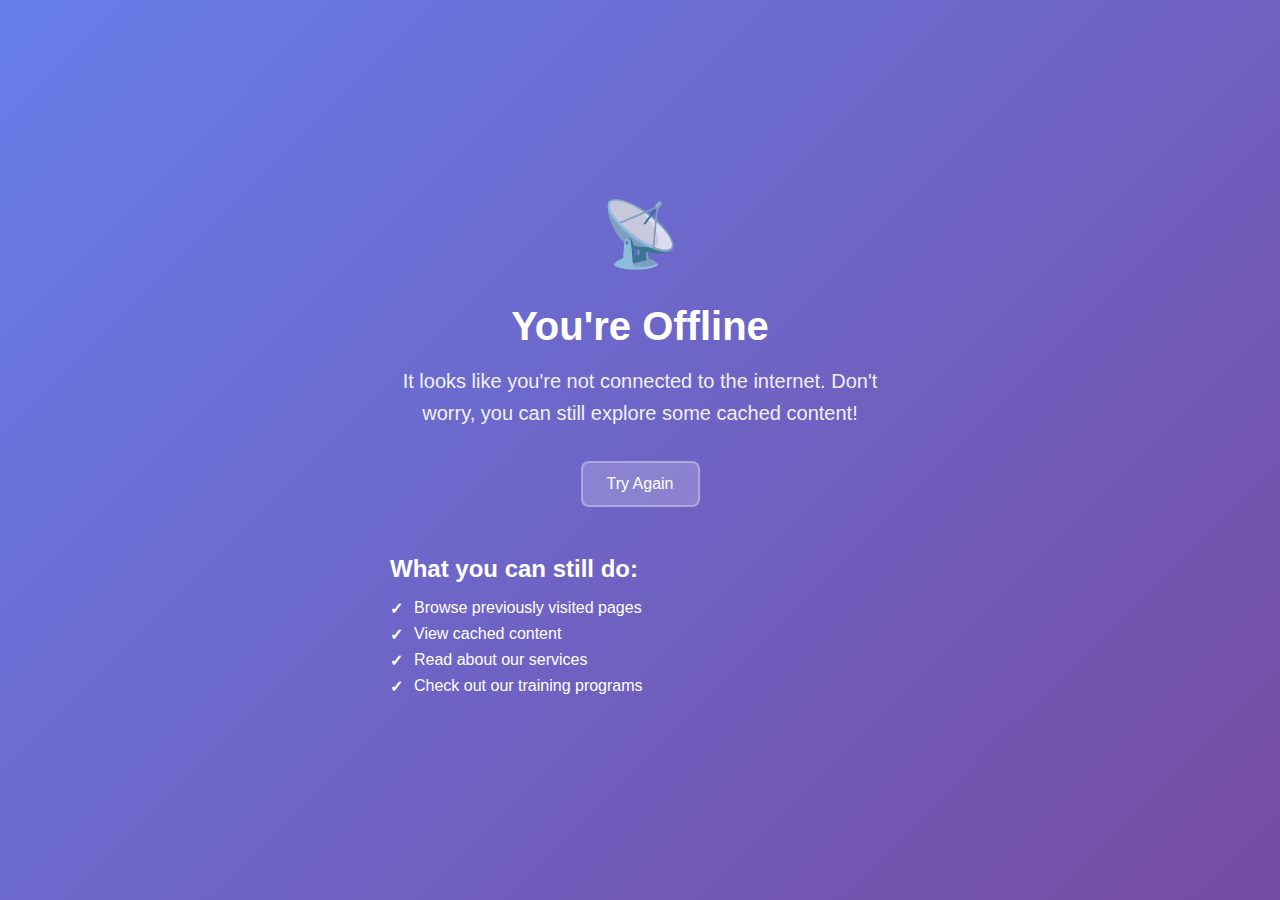
<file: offline.html>
<!DOCTYPE html>
<html lang="en">
<head>
    <meta charset="UTF-8">
    <meta name="viewport" content="width=device-width, initial-scale=1.0">
    <title>Offline - TheGeeksInfo</title>
    <style>
        * {
            margin: 0;
            padding: 0;
            box-sizing: border-box;
        }
        
        body {
            font-family: 'Inter', -apple-system, BlinkMacSystemFont, 'Segoe UI', sans-serif;
            background: linear-gradient(135deg, #667eea 0%, #764ba2 100%);
            color: white;
            height: 100vh;
            display: flex;
            align-items: center;
            justify-content: center;
            text-align: center;
            padding: 20px;
        }
        
        .offline-container {
            max-width: 500px;
        }
        
        .offline-icon {
            font-size: 4rem;
            margin-bottom: 2rem;
            opacity: 0.8;
        }
        
        h1 {
            font-size: 2.5rem;
            margin-bottom: 1rem;
            font-weight: 700;
        }
        
        p {
            font-size: 1.25rem;
            margin-bottom: 2rem;
            opacity: 0.9;
            line-height: 1.6;
        }
        
        .retry-btn {
            background: rgba(255, 255, 255, 0.2);
            color: white;
            border: 2px solid rgba(255, 255, 255, 0.3);
            padding: 12px 24px;
            border-radius: 8px;
            font-size: 1rem;
            font-weight: 500;
            cursor: pointer;
            transition: all 0.3s ease;
            text-decoration: none;
            display: inline-block;
        }
        
        .retry-btn:hover {
            background: rgba(255, 255, 255, 0.3);
            border-color: rgba(255, 255, 255, 0.5);
            transform: translateY(-2px);
        }
        
        .features {
            margin-top: 3rem;
            text-align: left;
        }
        
        .features h3 {
            margin-bottom: 1rem;
            font-size: 1.5rem;
        }
        
        .features ul {
            list-style: none;
        }
        
        .features li {
            margin: 0.5rem 0;
            padding-left: 1.5rem;
            position: relative;
        }
        
        .features li::before {
            content: '✓';
            position: absolute;
            left: 0;
            font-weight: bold;
        }
        
        @media (max-width: 768px) {
            h1 {
                font-size: 2rem;
            }
            
            .offline-icon {
                font-size: 3rem;
            }
            
            .features {
                text-align: center;
            }
        }
    </style>
</head>
<body>
    <div class="offline-container">
        <div class="offline-icon">📡</div>
        <h1>You're Offline</h1>
        <p>It looks like you're not connected to the internet. Don't worry, you can still explore some cached content!</p>
        
        <button class="retry-btn" onclick="window.location.reload()">Try Again</button>
        
        <div class="features">
            <h3>What you can still do:</h3>
            <ul>
                <li>Browse previously visited pages</li>
                <li>View cached content</li>
                <li>Read about our services</li>
                <li>Check out our training programs</li>
            </ul>
        </div>
    </div>

    <script>
        // Check for connection periodically
        function checkConnection() {
            if (navigator.onLine) {
                window.location.reload();
            }
        }

        // Check every 5 seconds
        setInterval(checkConnection, 5000);

        // Listen for online event
        window.addEventListener('online', function() {
            window.location.reload();
        });
    </script>
</body>
</html>
</file>
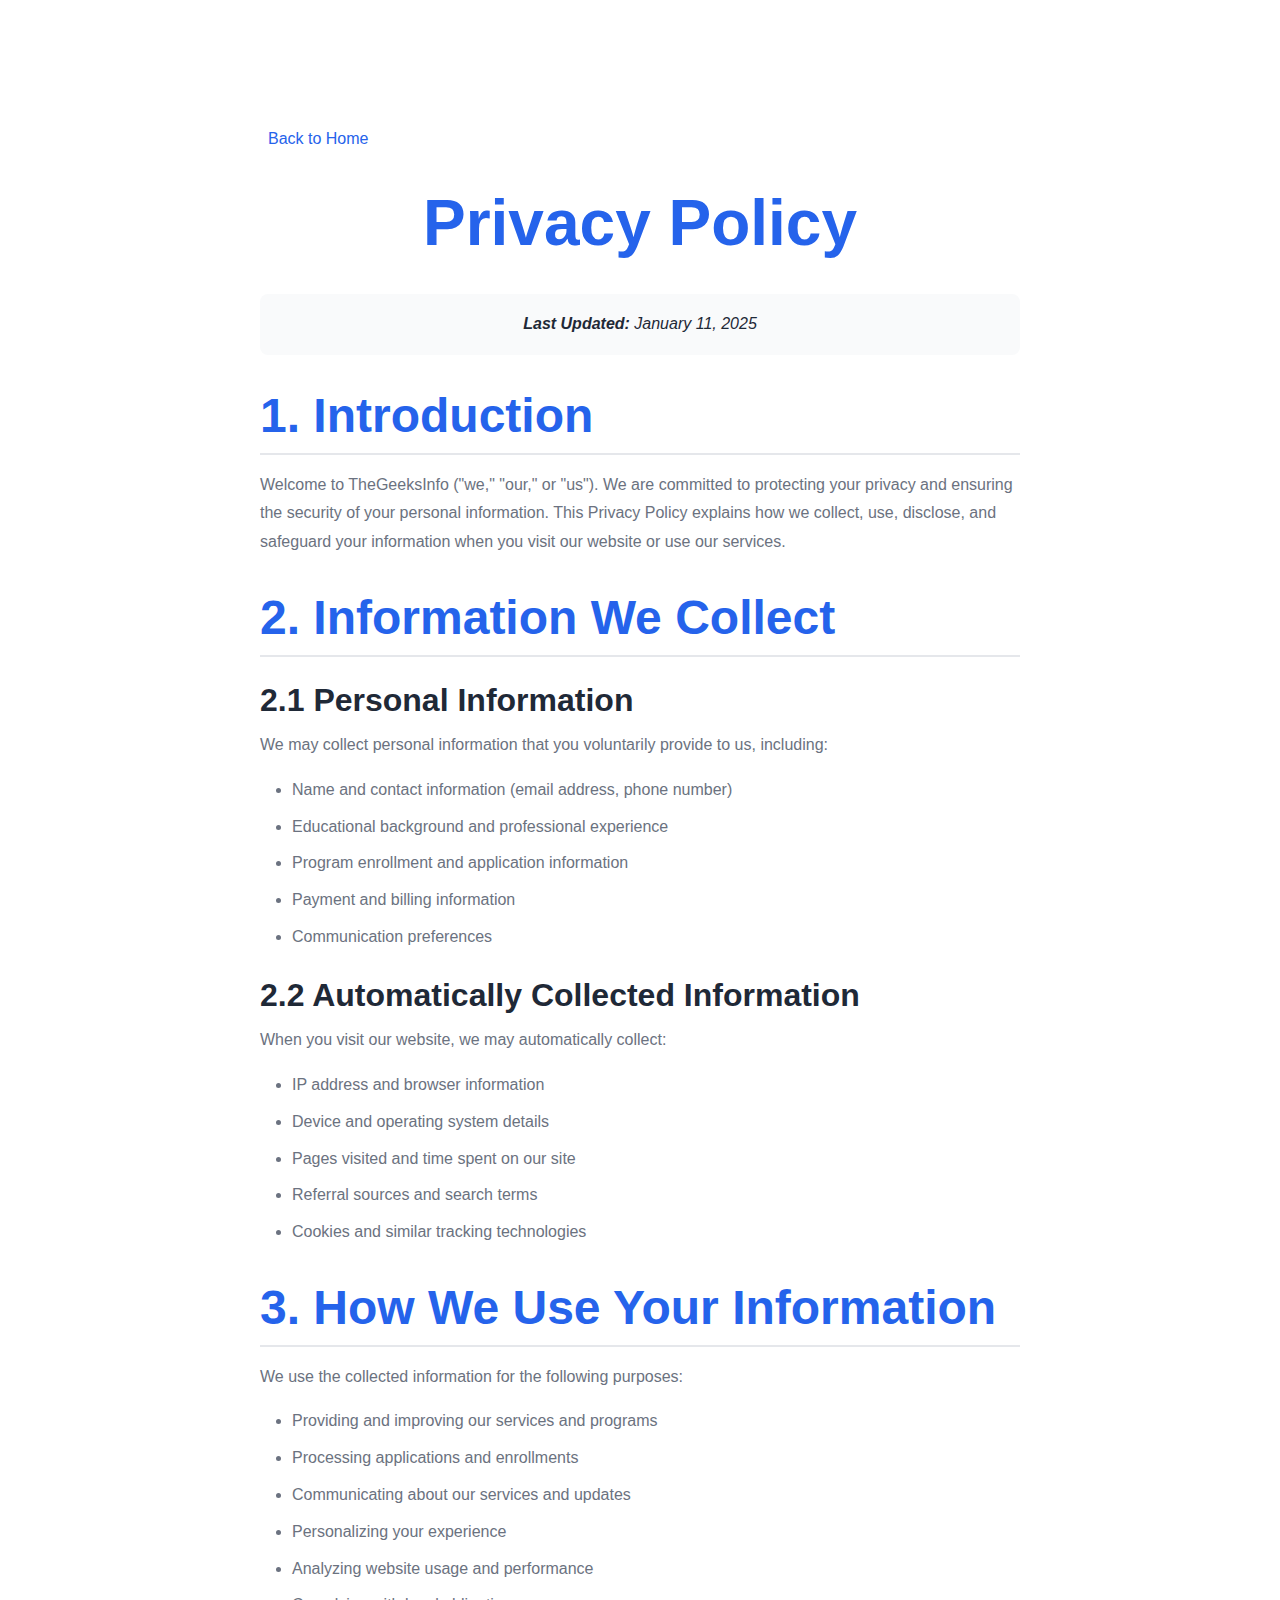
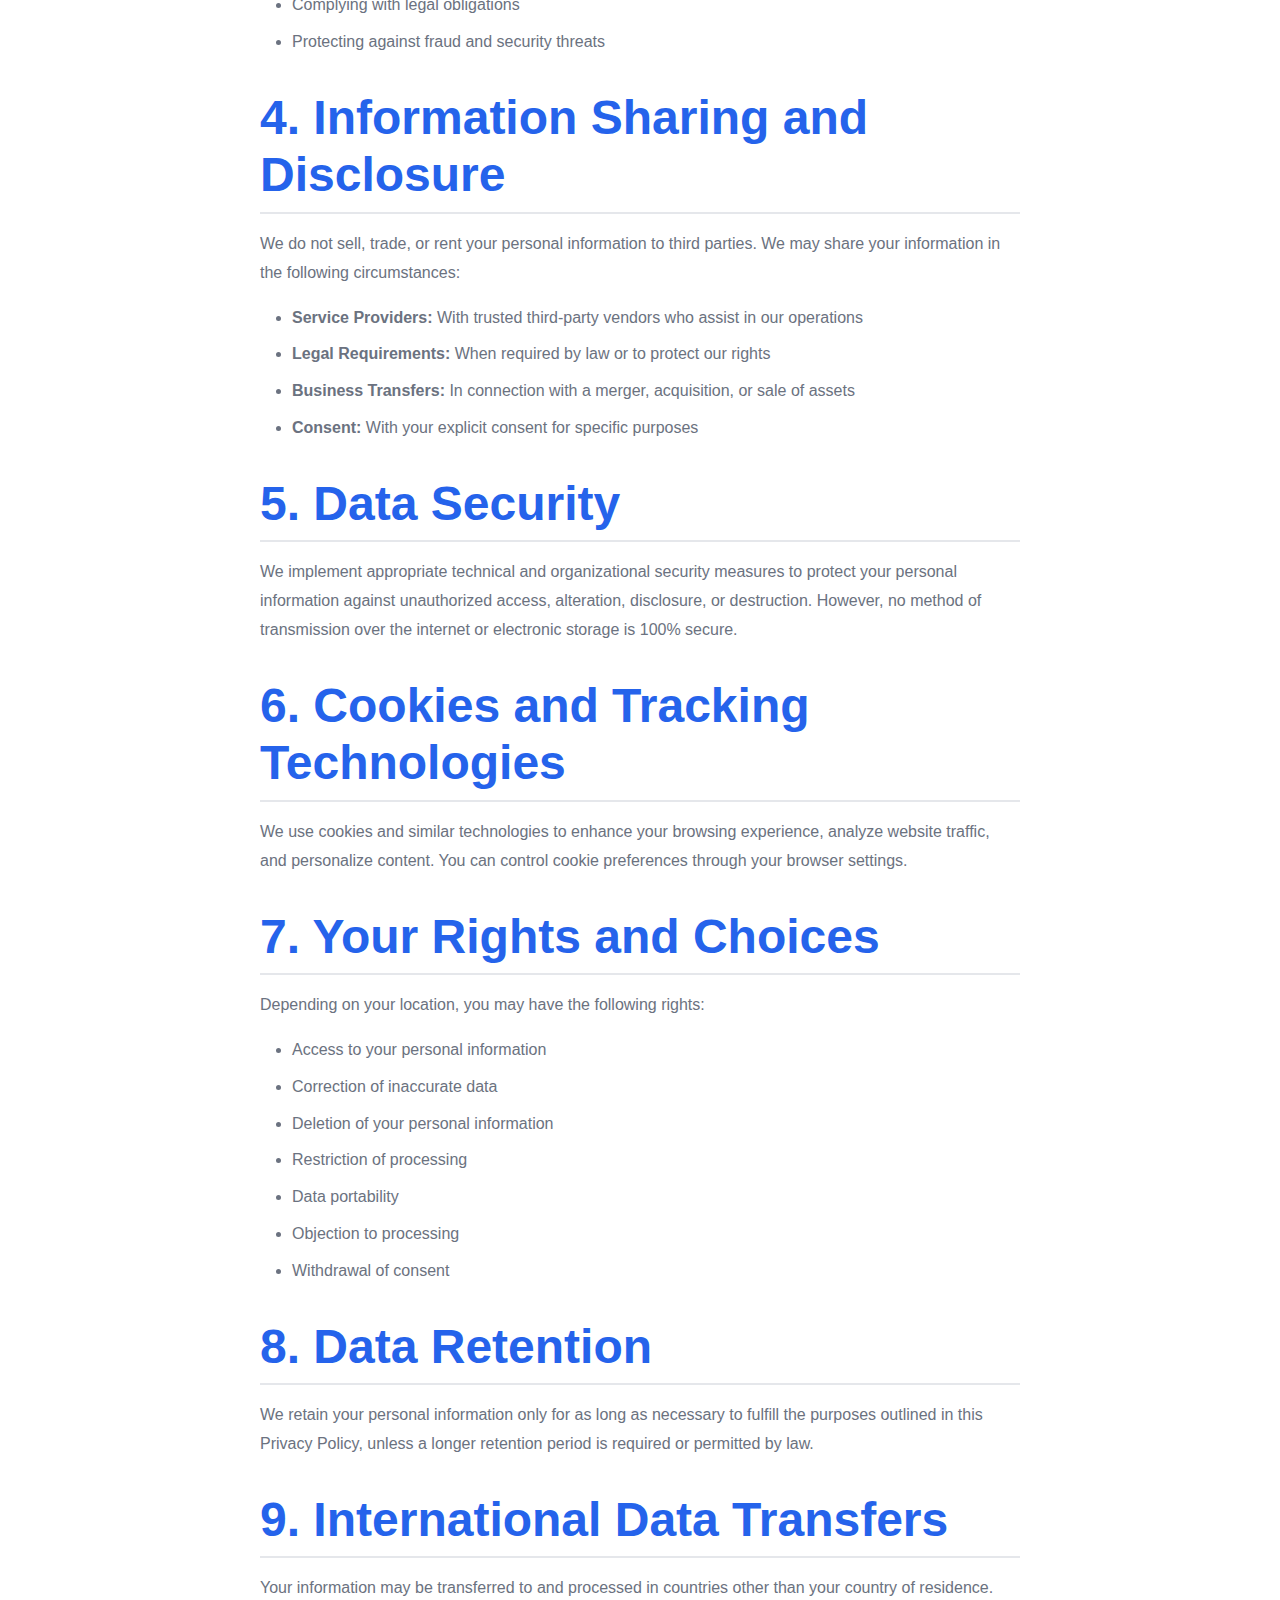
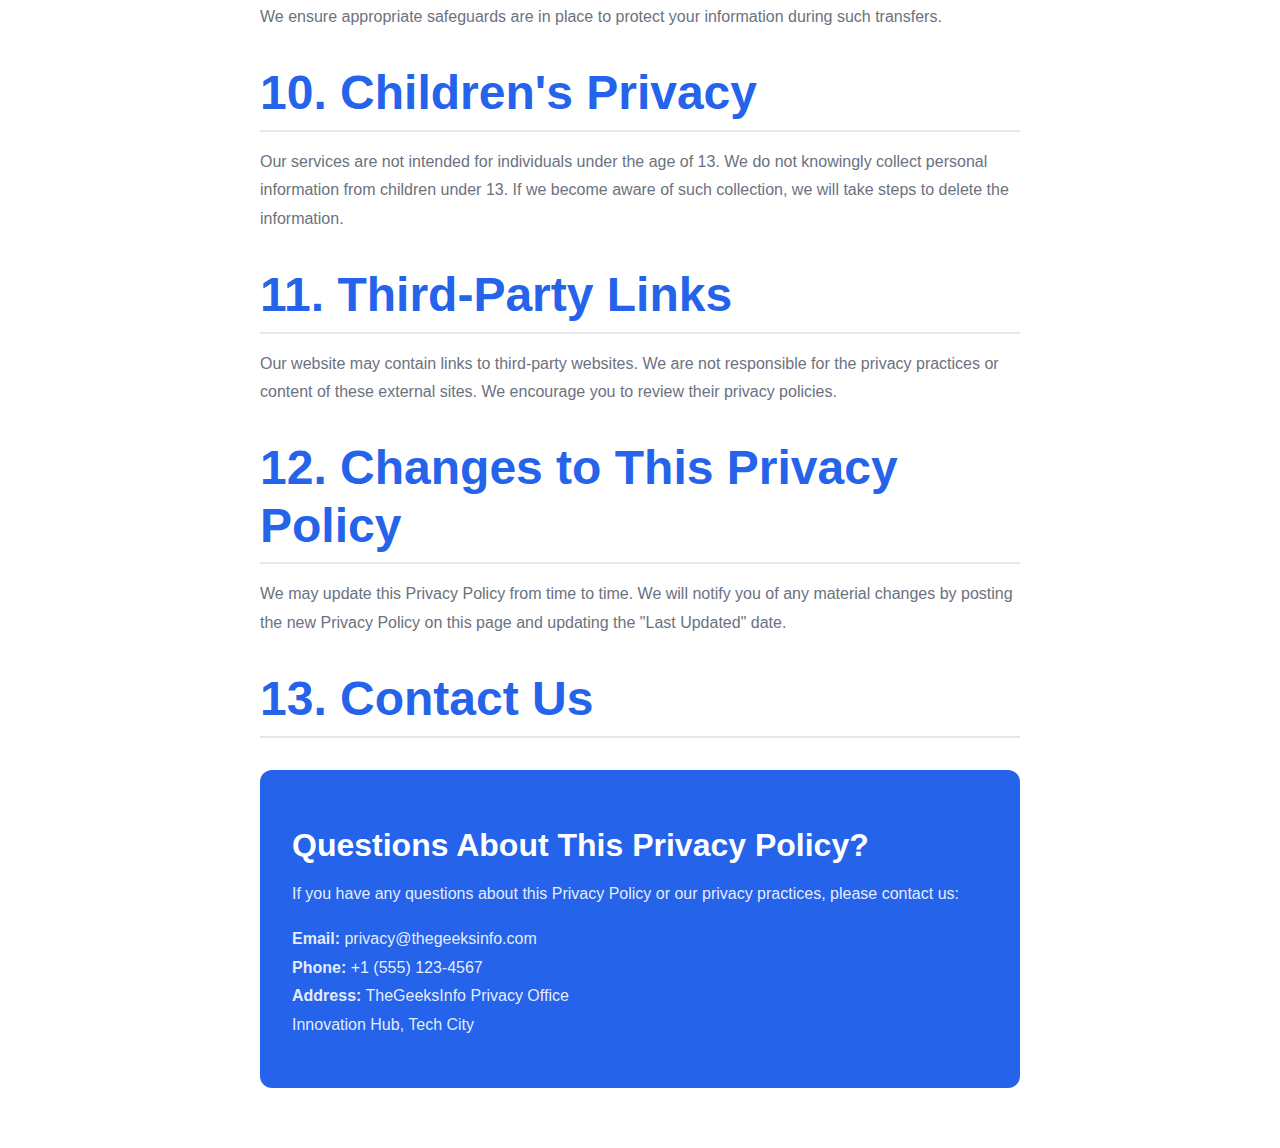
<file: pages/privacy.html>
<!DOCTYPE html>
<html lang="en">
<head>
    <meta charset="UTF-8">
    <meta name="viewport" content="width=device-width, initial-scale=1.0">
    <title>Privacy Policy - TheGeeksInfo</title>
    <meta name="description" content="Privacy Policy for TheGeeksInfo - Learn how we protect your personal information">
    
    <!-- Fonts -->
    <link href="https://fonts.googleapis.com/css2?family=Inter:wght@300;400;500;600;700&display=swap" rel="stylesheet">
    <link href="https://cdnjs.cloudflare.com/ajax/libs/font-awesome/6.4.0/css/all.min.css" rel="stylesheet">
    
    <!-- Styles -->
    <link rel="stylesheet" href="../assets/css/style.css">
    
    <style>
        .legal-content {
            max-width: 800px;
            margin: 0 auto;
            padding: 120px 20px 60px;
            line-height: 1.8;
        }
        
        .legal-content h1 {
            text-align: center;
            margin-bottom: 2rem;
            color: var(--primary-color);
        }
        
        .legal-content h2 {
            color: var(--primary-color);
            margin-top: 2rem;
            margin-bottom: 1rem;
            border-bottom: 2px solid var(--border-color);
            padding-bottom: 0.5rem;
        }
        
        .legal-content h3 {
            color: var(--text-primary);
            margin-top: 1.5rem;
            margin-bottom: 0.75rem;
        }
        
        .legal-content p {
            margin-bottom: 1rem;
            color: var(--text-secondary);
        }
        
        .legal-content ul, .legal-content ol {
            margin-left: 2rem;
            margin-bottom: 1rem;
        }
        
        .legal-content li {
            margin-bottom: 0.5rem;
            color: var(--text-secondary);
        }
        
        .last-updated {
            background: var(--bg-secondary);
            padding: 1rem;
            border-radius: 8px;
            margin-bottom: 2rem;
            text-align: center;
            font-style: italic;
        }
        
        .contact-info {
            background: var(--primary-color);
            color: white;
            padding: 2rem;
            border-radius: 12px;
            margin-top: 2rem;
        }
        
        .contact-info h3 {
            color: white;
            margin-bottom: 1rem;
        }
        
        .contact-info p {
            color: rgba(255, 255, 255, 0.9);
        }
        
        .back-link {
            display: inline-flex;
            align-items: center;
            gap: 0.5rem;
            color: var(--primary-color);
            text-decoration: none;
            margin-bottom: 2rem;
            font-weight: 500;
            transition: var(--transition);
        }
        
        .back-link:hover {
            color: var(--primary-dark);
        }
    </style>
</head>
<body>
    <div class="legal-content">
        <a href="../" class="back-link">
            <i class="fas fa-arrow-left"></i>
            Back to Home
        </a>
        
        <h1>Privacy Policy</h1>
        
        <div class="last-updated">
            <strong>Last Updated:</strong> January 11, 2025
        </div>
        
        <h2>1. Introduction</h2>
        <p>
            Welcome to TheGeeksInfo ("we," "our," or "us"). We are committed to protecting your privacy and ensuring the security of your personal information. This Privacy Policy explains how we collect, use, disclose, and safeguard your information when you visit our website or use our services.
        </p>
        
        <h2>2. Information We Collect</h2>
        
        <h3>2.1 Personal Information</h3>
        <p>We may collect personal information that you voluntarily provide to us, including:</p>
        <ul>
            <li>Name and contact information (email address, phone number)</li>
            <li>Educational background and professional experience</li>
            <li>Program enrollment and application information</li>
            <li>Payment and billing information</li>
            <li>Communication preferences</li>
        </ul>
        
        <h3>2.2 Automatically Collected Information</h3>
        <p>When you visit our website, we may automatically collect:</p>
        <ul>
            <li>IP address and browser information</li>
            <li>Device and operating system details</li>
            <li>Pages visited and time spent on our site</li>
            <li>Referral sources and search terms</li>
            <li>Cookies and similar tracking technologies</li>
        </ul>
        
        <h2>3. How We Use Your Information</h2>
        <p>We use the collected information for the following purposes:</p>
        <ul>
            <li>Providing and improving our services and programs</li>
            <li>Processing applications and enrollments</li>
            <li>Communicating about our services and updates</li>
            <li>Personalizing your experience</li>
            <li>Analyzing website usage and performance</li>
            <li>Complying with legal obligations</li>
            <li>Protecting against fraud and security threats</li>
        </ul>
        
        <h2>4. Information Sharing and Disclosure</h2>
        <p>We do not sell, trade, or rent your personal information to third parties. We may share your information in the following circumstances:</p>
        <ul>
            <li><strong>Service Providers:</strong> With trusted third-party vendors who assist in our operations</li>
            <li><strong>Legal Requirements:</strong> When required by law or to protect our rights</li>
            <li><strong>Business Transfers:</strong> In connection with a merger, acquisition, or sale of assets</li>
            <li><strong>Consent:</strong> With your explicit consent for specific purposes</li>
        </ul>
        
        <h2>5. Data Security</h2>
        <p>
            We implement appropriate technical and organizational security measures to protect your personal information against unauthorized access, alteration, disclosure, or destruction. However, no method of transmission over the internet or electronic storage is 100% secure.
        </p>
        
        <h2>6. Cookies and Tracking Technologies</h2>
        <p>
            We use cookies and similar technologies to enhance your browsing experience, analyze website traffic, and personalize content. You can control cookie preferences through your browser settings.
        </p>
        
        <h2>7. Your Rights and Choices</h2>
        <p>Depending on your location, you may have the following rights:</p>
        <ul>
            <li>Access to your personal information</li>
            <li>Correction of inaccurate data</li>
            <li>Deletion of your personal information</li>
            <li>Restriction of processing</li>
            <li>Data portability</li>
            <li>Objection to processing</li>
            <li>Withdrawal of consent</li>
        </ul>
        
        <h2>8. Data Retention</h2>
        <p>
            We retain your personal information only for as long as necessary to fulfill the purposes outlined in this Privacy Policy, unless a longer retention period is required or permitted by law.
        </p>
        
        <h2>9. International Data Transfers</h2>
        <p>
            Your information may be transferred to and processed in countries other than your country of residence. We ensure appropriate safeguards are in place to protect your information during such transfers.
        </p>
        
        <h2>10. Children's Privacy</h2>
        <p>
            Our services are not intended for individuals under the age of 13. We do not knowingly collect personal information from children under 13. If we become aware of such collection, we will take steps to delete the information.
        </p>
        
        <h2>11. Third-Party Links</h2>
        <p>
            Our website may contain links to third-party websites. We are not responsible for the privacy practices or content of these external sites. We encourage you to review their privacy policies.
        </p>
        
        <h2>12. Changes to This Privacy Policy</h2>
        <p>
            We may update this Privacy Policy from time to time. We will notify you of any material changes by posting the new Privacy Policy on this page and updating the "Last Updated" date.
        </p>
        
        <h2>13. Contact Us</h2>
        <div class="contact-info">
            <h3>Questions About This Privacy Policy?</h3>
            <p>If you have any questions about this Privacy Policy or our privacy practices, please contact us:</p>
            <p>
                <strong>Email:</strong> privacy@thegeeksinfo.com<br>
                <strong>Phone:</strong> +1 (555) 123-4567<br>
                <strong>Address:</strong> TheGeeksInfo Privacy Office<br>
                Innovation Hub, Tech City
            </p>
        </div>
    </div>
</body>
</html>
</file>
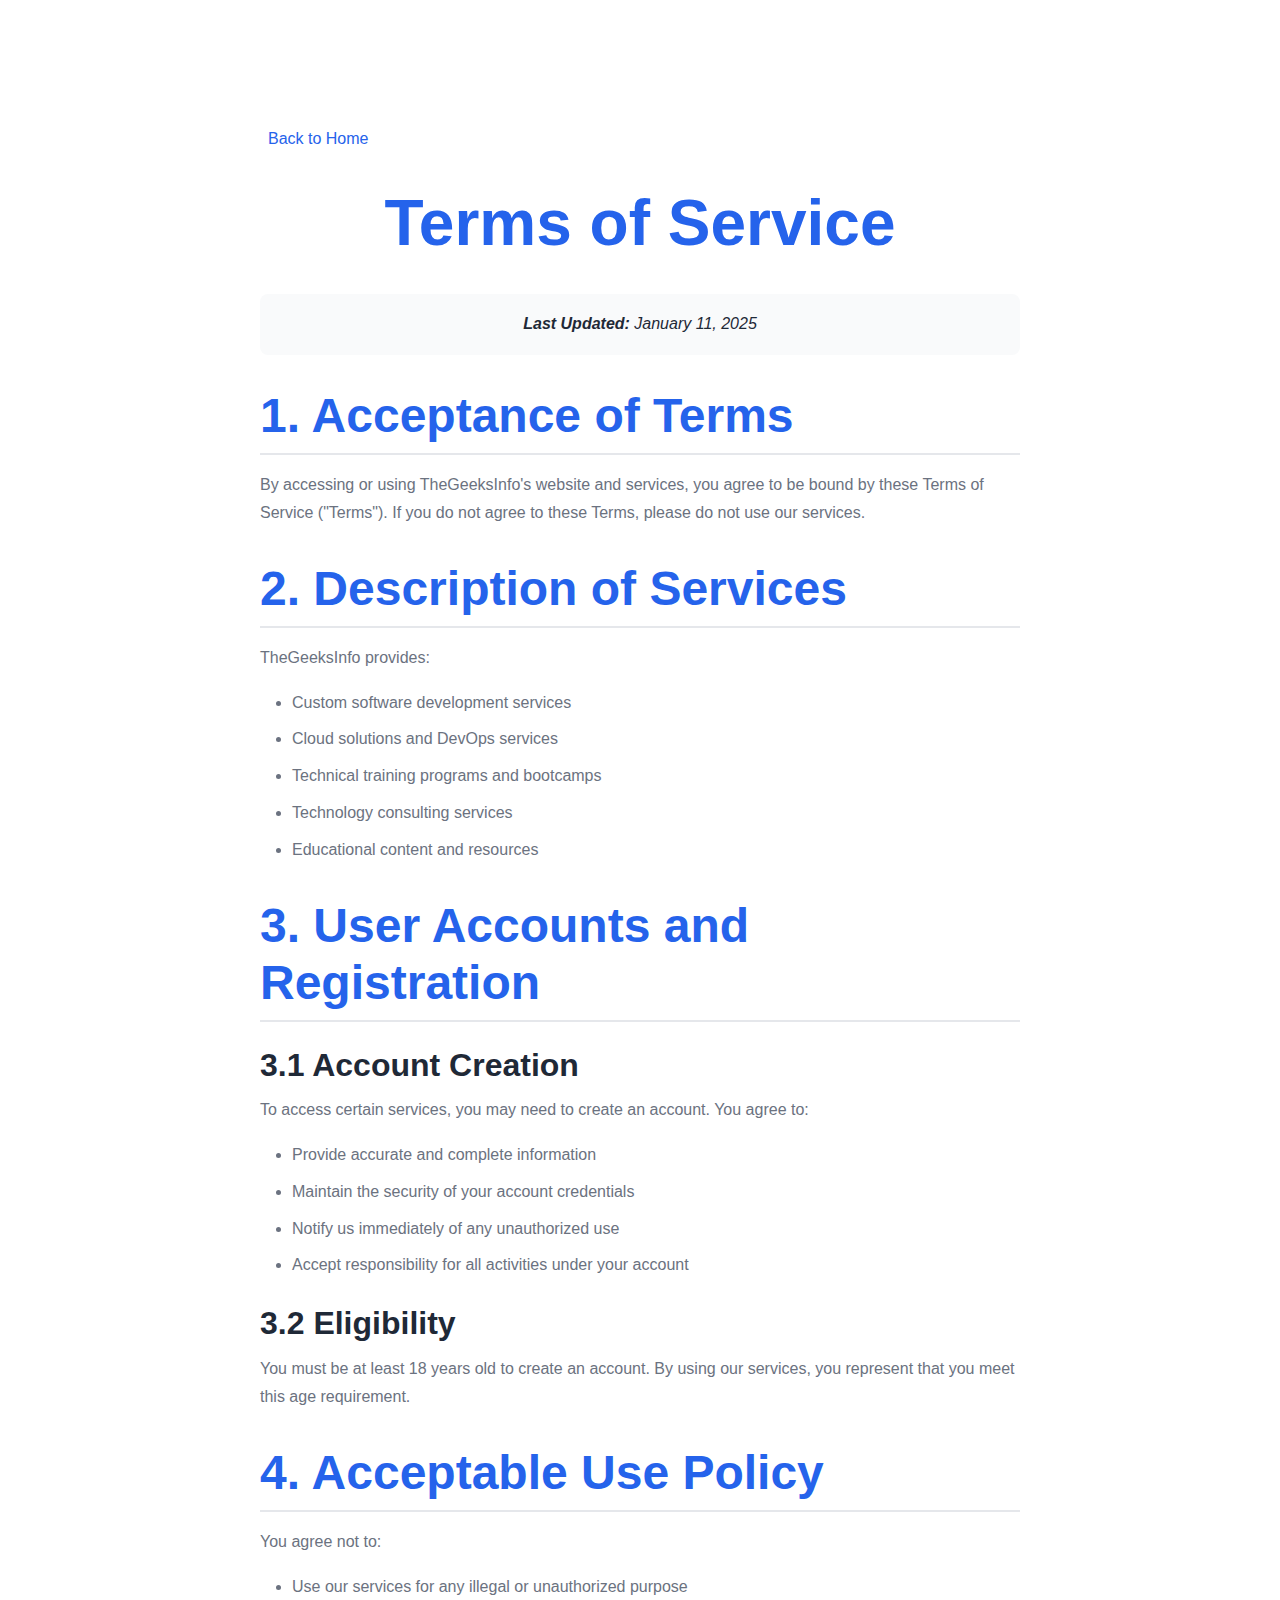
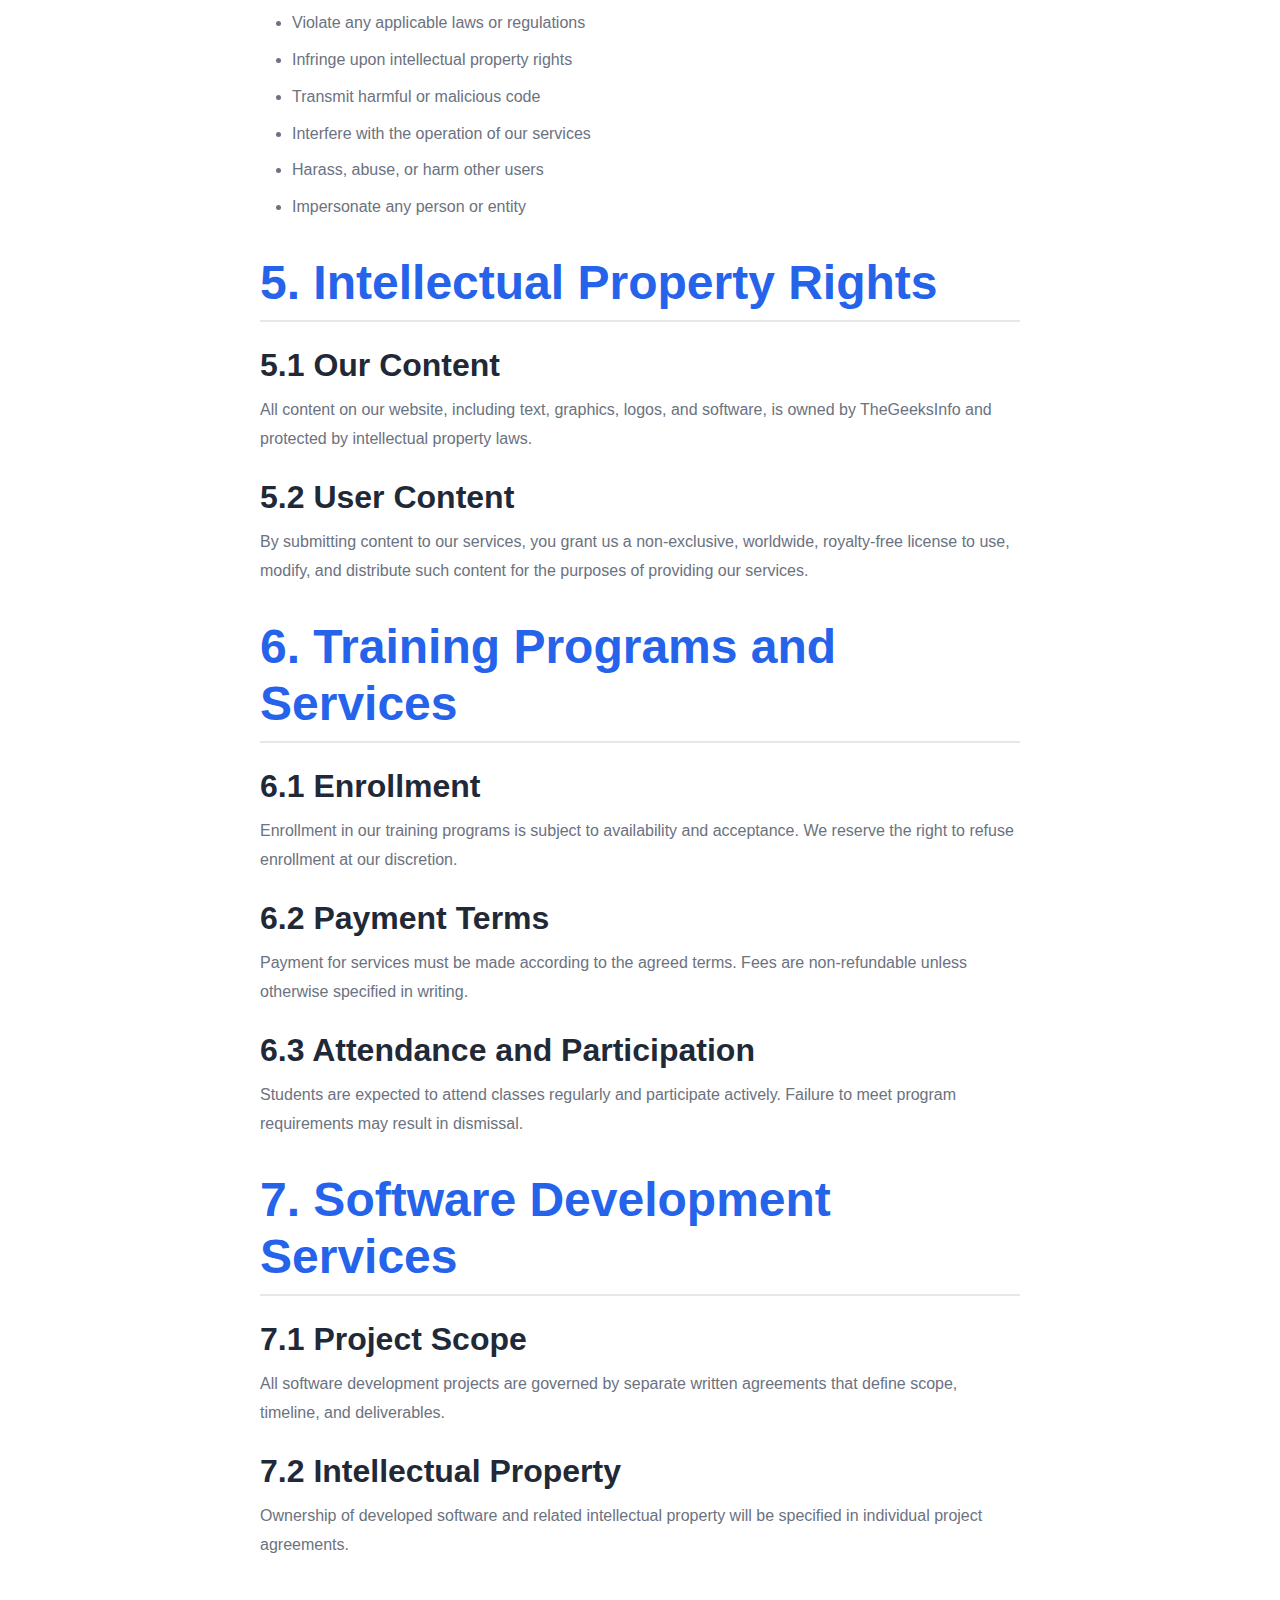
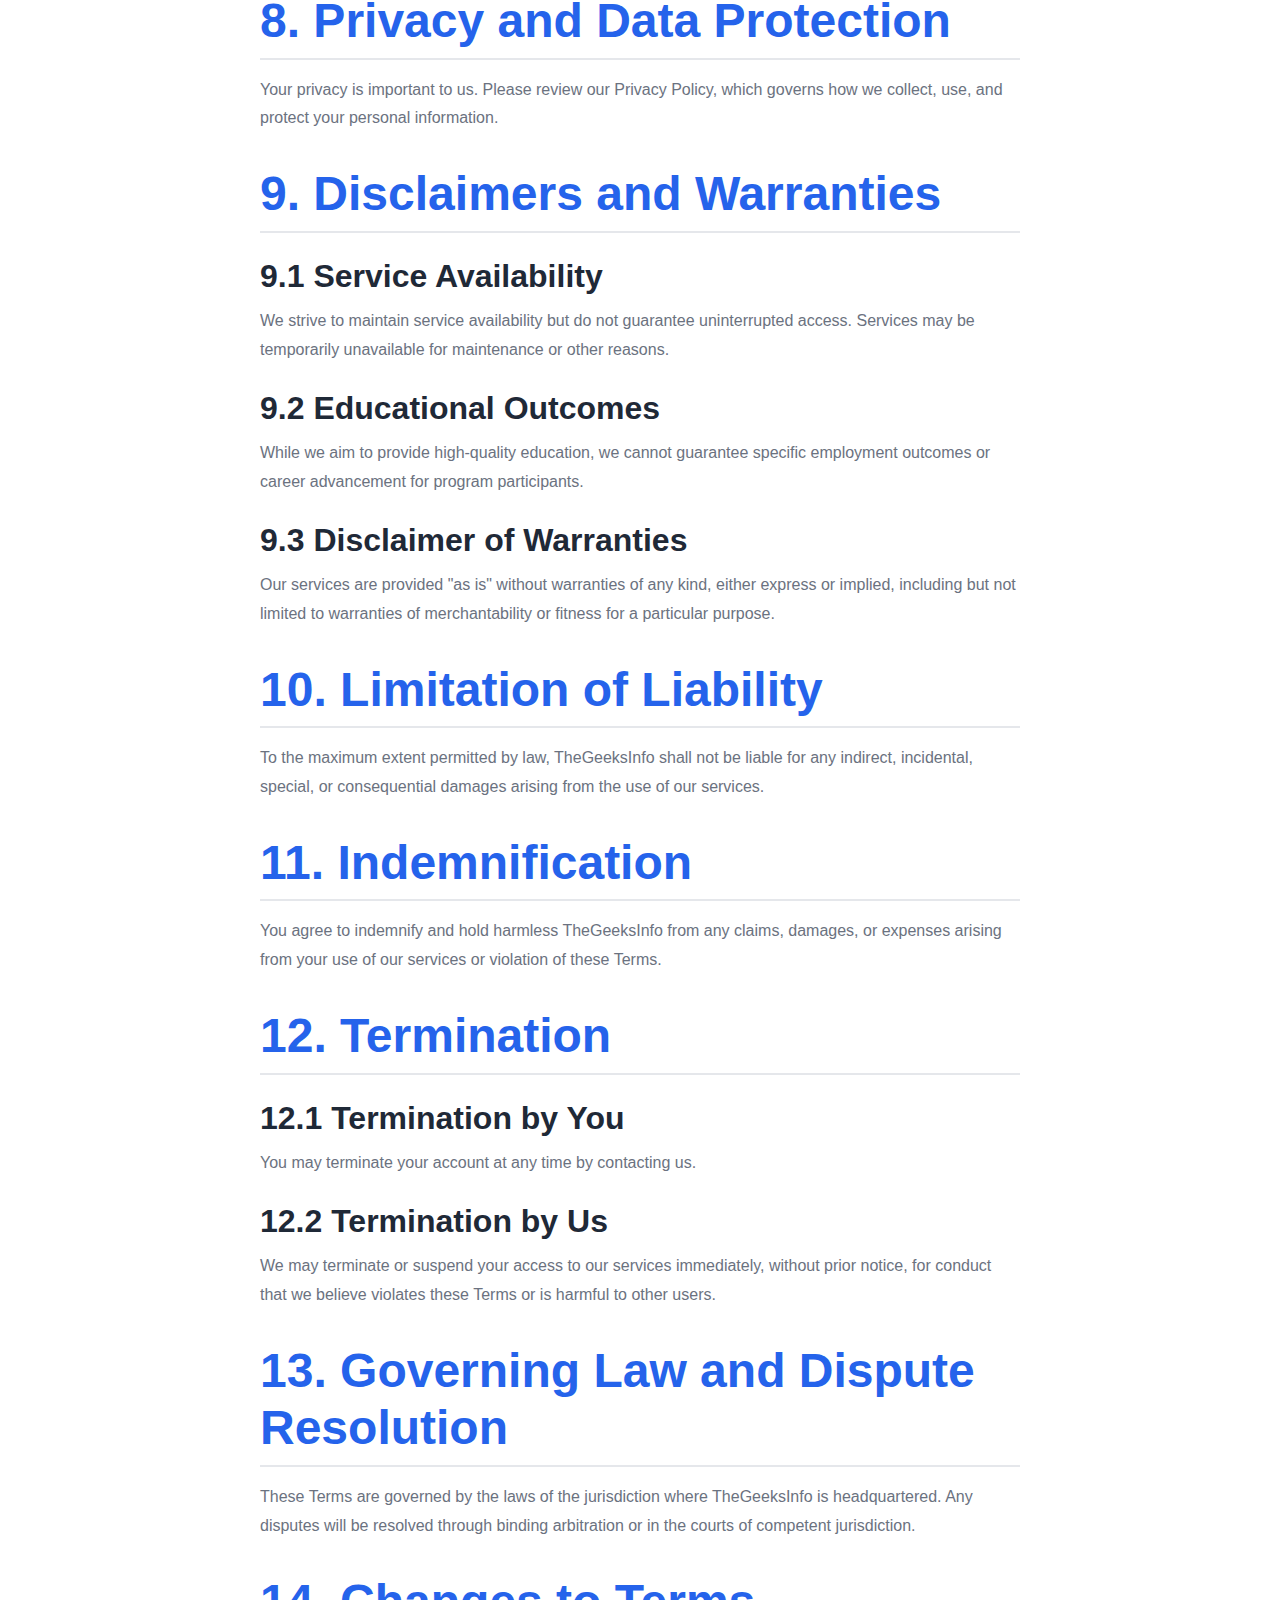
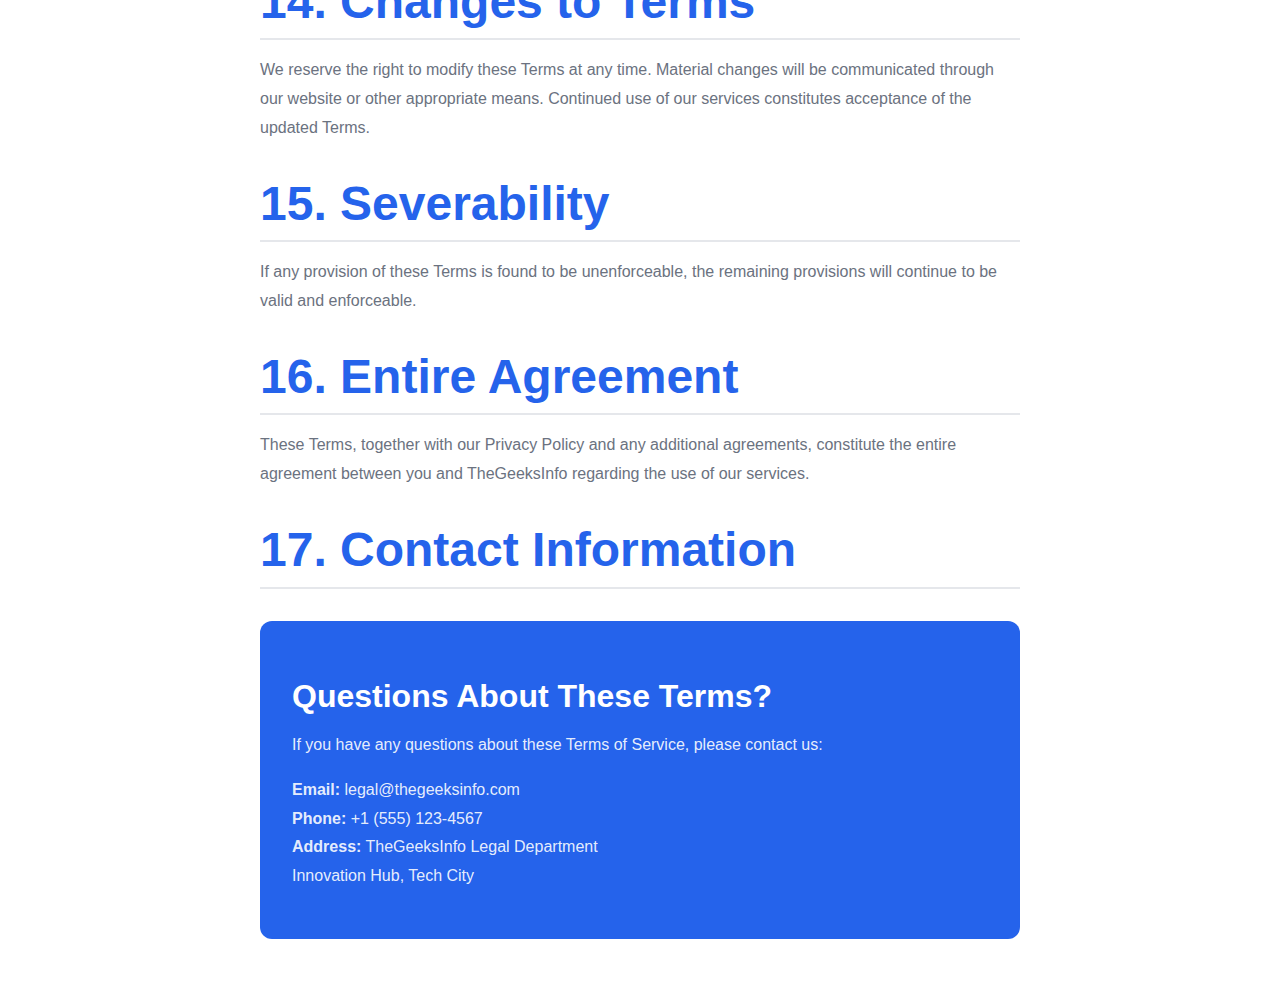
<file: pages/terms.html>
<!DOCTYPE html>
<html lang="en">
<head>
    <meta charset="UTF-8">
    <meta name="viewport" content="width=device-width, initial-scale=1.0">
    <title>Terms of Service - TheGeeksInfo</title>
    <meta name="description" content="Terms of Service for TheGeeksInfo - Our terms and conditions for using our services">
    
    <!-- Fonts -->
    <link href="https://fonts.googleapis.com/css2?family=Inter:wght@300;400;500;600;700&display=swap" rel="stylesheet">
    <link href="https://cdnjs.cloudflare.com/ajax/libs/font-awesome/6.4.0/css/all.min.css" rel="stylesheet">
    
    <!-- Styles -->
    <link rel="stylesheet" href="../assets/css/style.css">
    
    <style>
        .legal-content {
            max-width: 800px;
            margin: 0 auto;
            padding: 120px 20px 60px;
            line-height: 1.8;
        }
        
        .legal-content h1 {
            text-align: center;
            margin-bottom: 2rem;
            color: var(--primary-color);
        }
        
        .legal-content h2 {
            color: var(--primary-color);
            margin-top: 2rem;
            margin-bottom: 1rem;
            border-bottom: 2px solid var(--border-color);
            padding-bottom: 0.5rem;
        }
        
        .legal-content h3 {
            color: var(--text-primary);
            margin-top: 1.5rem;
            margin-bottom: 0.75rem;
        }
        
        .legal-content p {
            margin-bottom: 1rem;
            color: var(--text-secondary);
        }
        
        .legal-content ul, .legal-content ol {
            margin-left: 2rem;
            margin-bottom: 1rem;
        }
        
        .legal-content li {
            margin-bottom: 0.5rem;
            color: var(--text-secondary);
        }
        
        .last-updated {
            background: var(--bg-secondary);
            padding: 1rem;
            border-radius: 8px;
            margin-bottom: 2rem;
            text-align: center;
            font-style: italic;
        }
        
        .contact-info {
            background: var(--primary-color);
            color: white;
            padding: 2rem;
            border-radius: 12px;
            margin-top: 2rem;
        }
        
        .contact-info h3 {
            color: white;
            margin-bottom: 1rem;
        }
        
        .contact-info p {
            color: rgba(255, 255, 255, 0.9);
        }
        
        .back-link {
            display: inline-flex;
            align-items: center;
            gap: 0.5rem;
            color: var(--primary-color);
            text-decoration: none;
            margin-bottom: 2rem;
            font-weight: 500;
            transition: var(--transition);
        }
        
        .back-link:hover {
            color: var(--primary-dark);
        }
    </style>
</head>
<body>
    <div class="legal-content">
        <a href="../" class="back-link">
            <i class="fas fa-arrow-left"></i>
            Back to Home
        </a>
        
        <h1>Terms of Service</h1>
        
        <div class="last-updated">
            <strong>Last Updated:</strong> January 11, 2025
        </div>
        
        <h2>1. Acceptance of Terms</h2>
        <p>
            By accessing or using TheGeeksInfo's website and services, you agree to be bound by these Terms of Service ("Terms"). If you do not agree to these Terms, please do not use our services.
        </p>
        
        <h2>2. Description of Services</h2>
        <p>TheGeeksInfo provides:</p>
        <ul>
            <li>Custom software development services</li>
            <li>Cloud solutions and DevOps services</li>
            <li>Technical training programs and bootcamps</li>
            <li>Technology consulting services</li>
            <li>Educational content and resources</li>
        </ul>
        
        <h2>3. User Accounts and Registration</h2>
        
        <h3>3.1 Account Creation</h3>
        <p>To access certain services, you may need to create an account. You agree to:</p>
        <ul>
            <li>Provide accurate and complete information</li>
            <li>Maintain the security of your account credentials</li>
            <li>Notify us immediately of any unauthorized use</li>
            <li>Accept responsibility for all activities under your account</li>
        </ul>
        
        <h3>3.2 Eligibility</h3>
        <p>You must be at least 18 years old to create an account. By using our services, you represent that you meet this age requirement.</p>
        
        <h2>4. Acceptable Use Policy</h2>
        <p>You agree not to:</p>
        <ul>
            <li>Use our services for any illegal or unauthorized purpose</li>
            <li>Violate any applicable laws or regulations</li>
            <li>Infringe upon intellectual property rights</li>
            <li>Transmit harmful or malicious code</li>
            <li>Interfere with the operation of our services</li>
            <li>Harass, abuse, or harm other users</li>
            <li>Impersonate any person or entity</li>
        </ul>
        
        <h2>5. Intellectual Property Rights</h2>
        
        <h3>5.1 Our Content</h3>
        <p>
            All content on our website, including text, graphics, logos, and software, is owned by TheGeeksInfo and protected by intellectual property laws.
        </p>
        
        <h3>5.2 User Content</h3>
        <p>
            By submitting content to our services, you grant us a non-exclusive, worldwide, royalty-free license to use, modify, and distribute such content for the purposes of providing our services.
        </p>
        
        <h2>6. Training Programs and Services</h2>
        
        <h3>6.1 Enrollment</h3>
        <p>
            Enrollment in our training programs is subject to availability and acceptance. We reserve the right to refuse enrollment at our discretion.
        </p>
        
        <h3>6.2 Payment Terms</h3>
        <p>
            Payment for services must be made according to the agreed terms. Fees are non-refundable unless otherwise specified in writing.
        </p>
        
        <h3>6.3 Attendance and Participation</h3>
        <p>
            Students are expected to attend classes regularly and participate actively. Failure to meet program requirements may result in dismissal.
        </p>
        
        <h2>7. Software Development Services</h2>
        
        <h3>7.1 Project Scope</h3>
        <p>
            All software development projects are governed by separate written agreements that define scope, timeline, and deliverables.
        </p>
        
        <h3>7.2 Intellectual Property</h3>
        <p>
            Ownership of developed software and related intellectual property will be specified in individual project agreements.
        </p>
        
        <h2>8. Privacy and Data Protection</h2>
        <p>
            Your privacy is important to us. Please review our Privacy Policy, which governs how we collect, use, and protect your personal information.
        </p>
        
        <h2>9. Disclaimers and Warranties</h2>
        
        <h3>9.1 Service Availability</h3>
        <p>
            We strive to maintain service availability but do not guarantee uninterrupted access. Services may be temporarily unavailable for maintenance or other reasons.
        </p>
        
        <h3>9.2 Educational Outcomes</h3>
        <p>
            While we aim to provide high-quality education, we cannot guarantee specific employment outcomes or career advancement for program participants.
        </p>
        
        <h3>9.3 Disclaimer of Warranties</h3>
        <p>
            Our services are provided "as is" without warranties of any kind, either express or implied, including but not limited to warranties of merchantability or fitness for a particular purpose.
        </p>
        
        <h2>10. Limitation of Liability</h2>
        <p>
            To the maximum extent permitted by law, TheGeeksInfo shall not be liable for any indirect, incidental, special, or consequential damages arising from the use of our services.
        </p>
        
        <h2>11. Indemnification</h2>
        <p>
            You agree to indemnify and hold harmless TheGeeksInfo from any claims, damages, or expenses arising from your use of our services or violation of these Terms.
        </p>
        
        <h2>12. Termination</h2>
        
        <h3>12.1 Termination by You</h3>
        <p>You may terminate your account at any time by contacting us.</p>
        
        <h3>12.2 Termination by Us</h3>
        <p>
            We may terminate or suspend your access to our services immediately, without prior notice, for conduct that we believe violates these Terms or is harmful to other users.
        </p>
        
        <h2>13. Governing Law and Dispute Resolution</h2>
        <p>
            These Terms are governed by the laws of the jurisdiction where TheGeeksInfo is headquartered. Any disputes will be resolved through binding arbitration or in the courts of competent jurisdiction.
        </p>
        
        <h2>14. Changes to Terms</h2>
        <p>
            We reserve the right to modify these Terms at any time. Material changes will be communicated through our website or other appropriate means. Continued use of our services constitutes acceptance of the updated Terms.
        </p>
        
        <h2>15. Severability</h2>
        <p>
            If any provision of these Terms is found to be unenforceable, the remaining provisions will continue to be valid and enforceable.
        </p>
        
        <h2>16. Entire Agreement</h2>
        <p>
            These Terms, together with our Privacy Policy and any additional agreements, constitute the entire agreement between you and TheGeeksInfo regarding the use of our services.
        </p>
        
        <h2>17. Contact Information</h2>
        <div class="contact-info">
            <h3>Questions About These Terms?</h3>
            <p>If you have any questions about these Terms of Service, please contact us:</p>
            <p>
                <strong>Email:</strong> legal@thegeeksinfo.com<br>
                <strong>Phone:</strong> +1 (555) 123-4567<br>
                <strong>Address:</strong> TheGeeksInfo Legal Department<br>
                Innovation Hub, Tech City
            </p>
        </div>
    </div>
</body>
</html>
</file>
<file: assets/css/style.css>
/* Reset and Base Styles */
* {
    margin: 0;
    padding: 0;
    box-sizing: border-box;
}

:root {
    /* Colors */
    --primary-color: #2563eb;
    --primary-dark: #1d4ed8;
    --secondary-color: #10b981;
    --accent-color: #f59e0b;
    --text-primary: #1f2937;
    --text-secondary: #6b7280;
    --text-light: #9ca3af;
    --bg-primary: #ffffff;
    --bg-secondary: #f9fafb;
    --bg-dark: #111827;
    --border-color: #e5e7eb;
    --shadow: 0 10px 25px rgba(0, 0, 0, 0.1);
    --shadow-lg: 0 25px 50px rgba(0, 0, 0, 0.15);
    
    /* Typography */
    --font-primary: 'Inter', -apple-system, BlinkMacSystemFont, 'Segoe UI', sans-serif;
    --font-mono: 'Fira Code', 'Monaco', 'Cascadia Code', monospace;
    
    /* Spacing */
    --section-padding: 100px 0;
    --container-padding: 0 20px;
    --max-width: 1200px;
    
    /* Transitions */
    --transition: all 0.3s cubic-bezier(0.4, 0, 0.2, 1);
    --transition-slow: all 0.5s cubic-bezier(0.4, 0, 0.2, 1);
}

body {
    font-family: var(--font-primary);
    line-height: 1.6;
    color: var(--text-primary);
    background-color: var(--bg-primary);
    overflow-x: hidden;
}

.container {
    max-width: var(--max-width);
    margin: 0 auto;
    padding: var(--container-padding);
}

/* Typography */
h1, h2, h3, h4, h5, h6 {
    font-weight: 600;
    line-height: 1.2;
    margin-bottom: 1rem;
}

h1 {
    font-size: clamp(2.5rem, 5vw, 4rem);
    font-weight: 700;
}

h2 {
    font-size: clamp(2rem, 4vw, 3rem);
}

h3 {
    font-size: clamp(1.5rem, 3vw, 2rem);
}

p {
    margin-bottom: 1rem;
    color: var(--text-secondary);
}

/* Buttons */
.btn-primary,
.btn-secondary,
.btn-outline {
    display: inline-flex;
    align-items: center;
    gap: 0.5rem;
    padding: 12px 24px;
    border: none;
    border-radius: 8px;
    font-size: 1rem;
    font-weight: 500;
    text-decoration: none;
    cursor: pointer;
    transition: var(--transition);
    text-align: center;
}

.btn-primary {
    background: linear-gradient(135deg, var(--primary-color), var(--primary-dark));
    color: white;
    box-shadow: var(--shadow);
}

.btn-primary:hover {
    transform: translateY(-2px);
    box-shadow: var(--shadow-lg);
}

.btn-secondary {
    background: var(--bg-primary);
    color: var(--primary-color) !important;
    border: 2px solid var(--primary-color);
    opacity: 1 !important;
}

.btn-secondary:hover {
    background: var(--primary-color);
    color: white !important;
}

.btn-outline {
    background: transparent;
    color: var(--primary-color);
    border: 2px solid var(--primary-color);
}

.btn-outline:hover {
    background: var(--primary-color);
    color: white;
}

/* Enhanced Apply Now Button Styling */
.apply-now-btn {
    position: relative;
    overflow: hidden;
}

.apply-now-btn::before {
    content: '';
    position: absolute;
    top: 0;
    left: -100%;
    width: 100%;
    height: 100%;
    background: linear-gradient(90deg, transparent, rgba(255, 255, 255, 0.3), transparent);
    transition: left 0.5s;
}

.apply-now-btn:hover::before {
    left: 100%;
}

.apply-now-btn:hover {
    transform: translateY(-2px) scale(1.02);
    box-shadow: 0 8px 25px rgba(37, 99, 235, 0.3);
}

/* Gradient Text */
.gradient-text {
    background: linear-gradient(135deg, var(--primary-color), var(--secondary-color));
    -webkit-background-clip: text;
    -webkit-text-fill-color: transparent;
    background-clip: text;
}

/* Navigation */
.navbar {
    position: fixed;
    top: 0;
    width: 100%;
    background: rgba(255, 255, 255, 0.95);
    backdrop-filter: blur(10px);
    border-bottom: 1px solid var(--border-color);
    z-index: 1000;
    transition: var(--transition);
}

.nav-container {
    max-width: var(--max-width);
    margin: 0 auto;
    padding: 0 20px;
    display: flex;
    justify-content: space-between;
    align-items: center;
    height: 70px;
}

.nav-logo a {
    display: flex;
    align-items: center;
    gap: 0.5rem;
    text-decoration: none;
    color: var(--text-primary);
    font-size: 1.5rem;
    font-weight: 700;
}

.nav-logo .logo-image {
    width: 40px;
    height: 40px;
    object-fit: contain;
    transition: var(--transition);
    /* Ensure smooth loading and performance */
    background-color: transparent;
    image-rendering: crisp-edges;
    image-rendering: -webkit-optimize-contrast;
    will-change: transform, opacity;
    opacity: 0;
    /* Force hardware acceleration */
    transform: translateZ(0);
    backface-visibility: hidden;
    /* Prevent layout shifts */
    min-width: 40px;
    min-height: 40px;
}

.nav-logo a:hover .logo-image {
    transform: scale(1.1);
}

.nav-menu {
    display: flex;
    list-style: none;
    gap: 2rem;
    align-items: center;
}

.nav-link {
    text-decoration: none;
    color: var(--text-primary);
    font-weight: 500;
    transition: var(--transition);
    position: relative;
}

.nav-link:hover {
    color: var(--primary-color);
}

.nav-link.cta-button {
    background: var(--primary-color);
    color: white;
    padding: 8px 16px;
    border-radius: 6px;
}

.nav-link.cta-button:hover {
    background: var(--primary-dark);
    color: white;
}

.hamburger {
    display: none;
    flex-direction: column;
    cursor: pointer;
}

.bar {
    width: 25px;
    height: 3px;
    background: var(--text-primary);
    margin: 3px 0;
    transition: var(--transition);
}

/* Hero Section */
.hero {
    min-height: 100vh;
    display: flex;
    align-items: center;
    background: linear-gradient(135deg, #667eea 0%, #764ba2 100%);
    color: white;
    position: relative;
    overflow: hidden;
}

/* Ensure all text in hero is white */
.hero * {
    color: white;
}

/* Specific targeting for hero subtitle */
.hero .hero-content .hero-subtitle {
    color: white !important;
    opacity: 1;
    visibility: visible;
}

.hero::before {
    content: '';
    position: absolute;
    top: 0;
    left: 0;
    right: 0;
    bottom: 0;
    background: url('data:image/svg+xml,<svg xmlns="http://www.w3.org/2000/svg" viewBox="0 0 100 100"><defs><pattern id="grid" width="10" height="10" patternUnits="userSpaceOnUse"><path d="M 10 0 L 0 0 0 10" fill="none" stroke="rgba(255,255,255,0.1)" stroke-width="1"/></pattern></defs><rect width="100" height="100" fill="url(%23grid)"/></svg>');
    opacity: 0.5;
}

.hero-container {
    max-width: var(--max-width);
    margin: 0 auto;
    padding: var(--container-padding);
    display: grid;
    grid-template-columns: 1fr 1fr;
    gap: 4rem;
    align-items: center;
    position: relative;
    z-index: 1;
}

.hero-content {
    max-width: 600px;
}

.hero-title {
    margin-bottom: 1.5rem;
    line-height: 1.1;
}

.hero-subtitle {
    font-size: 1.25rem;
    margin-bottom: 2rem;
    opacity: 0.9;
    color: white;
    line-height: 1.6;
}

/* Ensure subtitle is visible even without animations */
.hero-subtitle.animate-fade-in-delay {
    color: white !important;
}

/* Fallback to ensure subtitle becomes visible */
.hero-subtitle {
    animation: ensureVisible 0.1s ease-out 1s forwards;
}

@keyframes ensureVisible {
    to {
        opacity: 1;
        color: white;
    }
}

.hero-buttons {
    display: flex;
    gap: 1rem;
    flex-wrap: wrap;
}

/* Ensure hero button text is always visible */
.hero-buttons .btn-secondary {
    color: var(--primary-color) !important;
    opacity: 1 !important;
}

.hero-buttons .btn-primary {
    color: white !important;
    opacity: 1 !important;
}

.hero-visual {
    display: flex;
    justify-content: center;
    align-items: center;
}

.code-animation {
    width: 300px;
    height: 200px;
    background: rgba(0, 0, 0, 0.3);
    border-radius: 12px;
    padding: 20px;
    position: relative;
    overflow: hidden;
}

.code-line {
    height: 20px;
    margin: 15px 0;
    border-radius: 4px;
    background: linear-gradient(90deg, rgba(255, 255, 255, 0.3), rgba(255, 255, 255, 0.1));
    animation: codeTyping 2s ease-in-out infinite;
}

.code-line:nth-child(1) { width: 80%; animation-delay: 0s; }
.code-line:nth-child(2) { width: 60%; animation-delay: 0.5s; }
.code-line:nth-child(3) { width: 90%; animation-delay: 1s; }
.code-line:nth-child(4) { width: 70%; animation-delay: 1.5s; }

.hero-scroll {
    position: absolute;
    bottom: 30px;
    left: 50%;
    transform: translateX(-50%);
    animation: bounce 2s infinite;
}

.hero-scroll a {
    color: white;
    font-size: 1.5rem;
    text-decoration: none;
    opacity: 0.7;
    transition: var(--transition);
}

.hero-scroll a:hover {
    opacity: 1;
}

/* Section Styles */
section {
    padding: var(--section-padding);
}

.section-header {
    text-align: center;
    margin-bottom: 4rem;
}

.section-title {
    margin-bottom: 1rem;
}

.section-subtitle {
    font-size: 1.25rem;
    color: var(--text-secondary);
    max-width: 600px;
    margin: 0 auto;
}

/* About Section */
.about {
    background: var(--bg-secondary);
}

.about-content {
    display: grid;
    grid-template-columns: 2fr 1fr;
    gap: 4rem;
    align-items: center;
}

.about-text h3 {
    color: var(--primary-color);
    margin-bottom: 1rem;
    margin-top: 2rem;
}

.about-text h3:first-child {
    margin-top: 0;
}

.stats {
    display: grid;
    grid-template-columns: repeat(3, 1fr);
    gap: 2rem;
    margin-top: 3rem;
}

.stat {
    text-align: center;
}

.stat-number {
    display: block;
    font-size: 2.5rem;
    font-weight: 700;
    color: var(--primary-color);
}

.stat-label {
    font-size: 0.9rem;
    color: var(--text-secondary);
    text-transform: uppercase;
    letter-spacing: 0.05em;
}

.about-image {
    display: flex;
    justify-content: center;
}

.image-placeholder {
    width: 300px;
    height: 300px;
    background: linear-gradient(135deg, var(--primary-color), var(--secondary-color));
    border-radius: 20px;
    display: flex;
    align-items: center;
    justify-content: center;
    color: white;
    font-size: 4rem;
}

/* Services Section */
.services-grid {
    display: grid;
    grid-template-columns: repeat(auto-fit, minmax(320px, 1fr));
    gap: 2rem;
}

.service-card {
    background: var(--bg-primary);
    padding: 2.5rem;
    border-radius: 16px;
    box-shadow: var(--shadow);
    transition: var(--transition);
    border: 1px solid var(--border-color);
}

.service-card:hover {
    transform: translateY(-8px);
    box-shadow: var(--shadow-lg);
}

.service-icon {
    width: 60px;
    height: 60px;
    background: linear-gradient(135deg, var(--primary-color), var(--secondary-color));
    border-radius: 12px;
    display: flex;
    align-items: center;
    justify-content: center;
    margin-bottom: 1.5rem;
}

.service-icon i {
    font-size: 1.5rem;
    color: white;
}

.service-card h3 {
    margin-bottom: 1rem;
    color: var(--text-primary);
}

.service-card p {
    margin-bottom: 1.5rem;
}

.service-card ul {
    list-style: none;
}

.service-card li {
    padding: 0.25rem 0;
    color: var(--text-secondary);
    position: relative;
    padding-left: 1.5rem;
}

.service-card li::before {
    content: '✓';
    position: absolute;
    left: 0;
    color: var(--secondary-color);
    font-weight: bold;
}

/* Programs Section */
.programs {
    background: var(--bg-secondary);
}

.programs-grid {
    display: grid;
    grid-template-columns: repeat(auto-fit, minmax(320px, 1fr));
    gap: 2rem;
}

.program-card {
    background: var(--bg-primary);
    border-radius: 16px;
    overflow: hidden;
    box-shadow: var(--shadow);
    transition: var(--transition);
    position: relative;
}

.program-card.featured {
    transform: scale(1.05);
    border: 2px solid var(--primary-color);
}

.program-card:hover {
    transform: translateY(-8px);
    box-shadow: var(--shadow-lg);
}

.program-card.featured:hover {
    transform: scale(1.05) translateY(-8px);
}

.program-badge {
    position: absolute;
    top: 10px;
    right: 10px;
    background: var(--accent-color);
    color: white;
    padding: 0.4rem 0.8rem;
    border-radius: 15px;
    font-size: 0.75rem;
    font-weight: 600;
    z-index: 2;
    transform: translateY(-5px);
}

.program-header {
    padding: 2rem 2rem 1rem;
    display: flex;
    justify-content: space-between;
    align-items: flex-start;
    position: relative;
    margin-top: 0.5rem;
}

.program-duration {
    background: var(--bg-secondary);
    padding: 0.5rem 1rem;
    border-radius: 20px;
    font-size: 0.9rem;
    color: var(--text-secondary);
    white-space: nowrap;
}

.program-content {
    padding: 0 2rem 1rem;
}

.program-tech {
    display: flex;
    flex-wrap: wrap;
    gap: 0.5rem;
    margin: 1.5rem 0;
}

.tech-tag {
    background: var(--primary-color);
    color: white;
    padding: 0.25rem 0.75rem;
    border-radius: 12px;
    font-size: 0.8rem;
    font-weight: 500;
}

.program-features ul {
    list-style: none;
}

.program-features li {
    padding: 0.5rem 0;
    color: var(--text-secondary);
    position: relative;
    padding-left: 1.5rem;
}

.program-features li::before {
    content: '→';
    position: absolute;
    left: 0;
    color: var(--primary-color);
    font-weight: bold;
}

.program-footer {
    padding: 1rem 2rem 2rem;
}

/* Portfolio Section */
.portfolio-filter {
    display: flex;
    justify-content: center;
    gap: 1rem;
    margin-bottom: 3rem;
    flex-wrap: wrap;
}

.filter-btn {
    padding: 0.75rem 1.5rem;
    border: 2px solid var(--border-color);
    background: var(--bg-primary);
    color: var(--text-secondary);
    border-radius: 25px;
    cursor: pointer;
    transition: var(--transition);
    font-weight: 500;
}

.filter-btn.active,
.filter-btn:hover {
    border-color: var(--primary-color);
    background: var(--primary-color);
    color: white;
}

.portfolio-grid {
    display: grid;
    grid-template-columns: repeat(auto-fit, minmax(300px, 1fr));
    gap: 2rem;
}

.portfolio-item {
    background: var(--bg-primary);
    border-radius: 16px;
    overflow: hidden;
    box-shadow: var(--shadow);
    transition: var(--transition);
}

.portfolio-item:hover {
    transform: translateY(-8px);
    box-shadow: var(--shadow-lg);
}

.portfolio-image {
    height: 200px;
    background: var(--bg-secondary);
    display: flex;
    align-items: center;
    justify-content: center;
}

.portfolio-image .image-placeholder {
    width: 100%;
    height: 100%;
    background: linear-gradient(135deg, var(--primary-color), var(--secondary-color));
    display: flex;
    align-items: center;
    justify-content: center;
    color: white;
    font-size: 3rem;
}

.portfolio-content {
    padding: 1.5rem;
}

.portfolio-content h3 {
    margin-bottom: 0.5rem;
}

.portfolio-content p {
    margin-bottom: 1rem;
    font-size: 0.9rem;
}

.portfolio-tech {
    display: flex;
    gap: 0.5rem;
    flex-wrap: wrap;
}

.portfolio-tech span {
    background: var(--bg-secondary);
    color: var(--text-secondary);
    padding: 0.25rem 0.75rem;
    border-radius: 12px;
    font-size: 0.8rem;
}

/* Contact Section */
.contact {
    background: var(--bg-secondary);
}

.contact-content {
    display: grid;
    grid-template-columns: 1fr 1fr;
    gap: 4rem;
}

.contact-info h3 {
    margin-bottom: 1rem;
    color: var(--primary-color);
}

.contact-items {
    margin: 2rem 0;
}

.contact-item {
    display: flex;
    align-items: center;
    gap: 1rem;
    margin: 1rem 0;
    color: var(--text-secondary);
}

.contact-item i {
    width: 20px;
    color: var(--primary-color);
}

.social-links {
    display: flex;
    gap: 1rem;
    margin-top: 2rem;
}

.social-link {
    width: 40px;
    height: 40px;
    background: var(--primary-color);
    color: white;
    border-radius: 50%;
    display: flex;
    align-items: center;
    justify-content: center;
    text-decoration: none;
    transition: var(--transition);
}

.social-link:hover {
    transform: translateY(-2px);
    background: var(--primary-dark);
}

.contact-form {
    background: var(--bg-primary);
    padding: 2rem;
    border-radius: 16px;
    box-shadow: var(--shadow);
}

.form-group {
    margin-bottom: 1.5rem;
}

.form-group input,
.form-group select,
.form-group textarea {
    width: 100%;
    padding: 1rem;
    border: 2px solid var(--border-color);
    border-radius: 8px;
    font-size: 1rem;
    transition: var(--transition);
    font-family: inherit;
}

.form-group input:focus,
.form-group select:focus,
.form-group textarea:focus {
    outline: none;
    border-color: var(--primary-color);
}

.form-group textarea {
    resize: vertical;
    min-height: 120px;
}

/* Footer */
.footer {
    background: var(--bg-dark);
    color: white;
    padding: 4rem 0 2rem;
}

.footer-content {
    display: grid;
    grid-template-columns: 2fr 1fr 1fr 1fr;
    gap: 3rem;
    margin-bottom: 2rem;
}

.footer-logo {
    display: flex;
    align-items: center;
    gap: 0.5rem;
    font-size: 1.5rem;
    font-weight: 700;
    margin-bottom: 1rem;
}

.footer-logo-text {
    display: flex;
    align-items: center;
    color: white;
    font-size: 1.5rem;
    font-weight: 700;
}

.footer-logo .logo-image {
    width: 40px;
    height: 40px;
    object-fit: contain;
    /* Remove problematic filter and use mix-blend-mode instead */
    filter: none;
    mix-blend-mode: screen;
    transition: var(--transition);
    /* Enhanced performance for footer logo */
    background-color: transparent;
    image-rendering: crisp-edges;
    image-rendering: -webkit-optimize-contrast;
    will-change: transform, opacity;
    opacity: 0.9; /* Slightly transparent for better blending */
    transform: translateZ(0);
    backface-visibility: hidden;
    min-width: 40px;
    min-height: 40px;
    /* Additional fallback styles */
    display: block;
    visibility: visible;
    /* Alternative approach for white logo on dark background */
    border: 2px solid rgba(255, 255, 255, 0.1);
    border-radius: 8px;
    padding: 4px;
}

.footer-logo:hover .logo-image {
    transform: scale(1.1);
}

.footer-section h4 {
    margin-bottom: 1rem;
    color: var(--primary-color);
}

.footer-section ul {
    list-style: none;
}

.footer-section li {
    margin: 0.5rem 0;
}

.footer-section a {
    color: #d1d5db;
    text-decoration: none;
    transition: var(--transition);
}

.footer-section a:hover {
    color: var(--primary-color);
}

.footer-bottom {
    display: flex;
    justify-content: space-between;
    align-items: center;
    padding-top: 2rem;
    border-top: 1px solid #374151;
    color: #9ca3af;
}

.footer-links {
    display: flex;
    gap: 2rem;
}

.footer-links a {
    color: #9ca3af;
    text-decoration: none;
    transition: var(--transition);
}

.footer-links a:hover {
    color: var(--primary-color);
}

/* Enhanced logo loading states and animations */
.logo-image {
    /* Base optimization for all logo images */
    image-rendering: crisp-edges;
    image-rendering: -webkit-optimize-contrast;
    backface-visibility: hidden;
    transform: translateZ(0);
}

/* Loading state for logos */
.logo-image:not([data-loaded="true"]) {
    opacity: 0;
    transform: translateZ(0) scale(0.95);
}

.logo-image[data-loaded="true"] {
    opacity: 1;
    transform: translateZ(0) scale(1);
}

/* Preload optimization */
[data-logo-loaded="true"] .logo-image {
    animation: logoFadeIn 0.3s ease-in-out;
}

@keyframes logoFadeIn {
    from {
        opacity: 0;
        transform: translateZ(0) scale(0.95);
    }
    to {
        opacity: 1;
        transform: translateZ(0) scale(1);
    }
}

/* Application Modal Styles */
.modal {
    display: none;
    position: fixed;
    z-index: 10000;
    left: 0;
    top: 0;
    width: 100%;
    height: 100%;
    background-color: rgba(0, 0, 0, 0.7);
    backdrop-filter: blur(5px);
    animation: fadeIn 0.3s ease-out;
}

.modal.show {
    display: flex;
    align-items: center;
    justify-content: center;
    padding: 20px;
}

.modal-content {
    background-color: var(--bg-primary);
    border-radius: 12px;
    box-shadow: var(--shadow-lg);
    width: 100%;
    max-width: 800px;
    max-height: 90vh;
    overflow: hidden;
    position: relative;
    animation: slideIn 0.3s ease-out;
}

.modal-header {
    padding: 20px 30px;
    border-bottom: 1px solid var(--border-color);
    display: flex;
    justify-content: space-between;
    align-items: center;
    background-color: var(--bg-secondary);
}

.modal-header h2 {
    margin: 0;
    color: var(--text-primary);
    font-size: 1.5rem;
}

.close-modal {
    color: var(--text-secondary);
    font-size: 2rem;
    font-weight: bold;
    cursor: pointer;
    transition: var(--transition);
    line-height: 1;
    padding: 5px;
    border-radius: 50%;
    width: 40px;
    height: 40px;
    display: flex;
    align-items: center;
    justify-content: center;
}

.close-modal:hover {
    color: var(--text-primary);
    background-color: var(--border-color);
}

.modal-body {
    padding: 0;
    overflow: auto;
    max-height: calc(90vh - 80px);
}

.modal-body iframe {
    border: none;
    width: 100%;
    min-height: 600px;
    background: linear-gradient(90deg, #f0f0f0 25%, #e0e0e0 50%, #f0f0f0 75%);
    background-size: 200% 100%;
    animation: loading 2s infinite;
}

@keyframes fadeIn {
    from { opacity: 0; }
    to { opacity: 1; }
}

@keyframes slideIn {
    from { 
        transform: translateY(-50px);
        opacity: 0;
    }
    to { 
        transform: translateY(0);
        opacity: 1;
    }
}

@keyframes loading {
    0% { background-position: 200% 0; }
    100% { background-position: -200% 0; }
}

/* Mobile responsiveness for modal */
@media (max-width: 768px) {
    .modal-content {
        max-width: 95%;
        margin: 10px;
    }
    
    .modal-header {
        padding: 15px 20px;
    }
    
    .modal-header h2 {
        font-size: 1.25rem;
    }
    
    .modal-body iframe {
        min-height: 500px;
    }
}

/* Meeting Scheduler Styles */
.meeting-scheduler-section {
    background: linear-gradient(135deg, #667eea 0%, #764ba2 100%);
    border-radius: 20px;
    padding: 60px 40px;
    color: white;
    margin-bottom: 60px;
    position: relative;
    overflow: hidden;
}

.meeting-scheduler-section::before {
    content: '';
    position: absolute;
    top: 0;
    left: 0;
    right: 0;
    bottom: 0;
    background: url('data:image/svg+xml,<svg xmlns="http://www.w3.org/2000/svg" viewBox="0 0 100 100"><defs><pattern id="grid" width="10" height="10" patternUnits="userSpaceOnUse"><path d="M 10 0 L 0 0 0 10" fill="none" stroke="rgba(255,255,255,0.05)" stroke-width="1"/></pattern></defs><rect width="100" height="100" fill="url(%23grid)"/></svg>');
    pointer-events: none;
}

.meeting-hero {
    text-align: center;
    margin-bottom: 50px;
    position: relative;
    z-index: 1;
}

.meeting-title {
    font-size: 2.5rem;
    font-weight: 700;
    margin-bottom: 20px;
    background: linear-gradient(45deg, #ff6b6b, #feca57);
    -webkit-background-clip: text;
    -webkit-text-fill-color: transparent;
    background-clip: text;
    color: transparent;
}

.meeting-subtitle {
    font-size: 1.2rem;
    opacity: 1;
    font-style: italic;
    max-width: 800px;
    margin: 0 auto;
    line-height: 1.6;
    color: #ffffff;
    text-shadow: 0 1px 3px rgba(0, 0, 0, 0.3);
    font-weight: 500;
}

.scheduler-container {
    display: grid;
    grid-template-columns: 1fr 1fr;
    gap: 40px;
    max-width: 1200px;
    margin: 0 auto;
    position: relative;
    z-index: 1;
}

.meeting-card {
    background: rgba(255, 255, 255, 0.1);
    backdrop-filter: blur(10px);
    border-radius: 16px;
    padding: 30px;
    border: 1px solid rgba(255, 255, 255, 0.2);
    box-shadow: 0 8px 32px rgba(31, 38, 135, 0.37);
}

.meeting-header {
    margin-bottom: 25px;
}

.host-info {
    display: flex;
    align-items: center;
    gap: 15px;
}

.host-avatar {
    width: 60px;
    height: 60px;
    background: rgba(255, 255, 255, 0.2);
    border-radius: 50%;
    display: flex;
    align-items: center;
    justify-content: center;
    font-size: 1.5rem;
    backdrop-filter: blur(10px);
    border: 1px solid rgba(255, 255, 255, 0.3);
}

.host-details h3 {
    font-size: 1.3rem;
    font-weight: 600;
    margin-bottom: 5px;
    color: white;
}

.host-details h4 {
    font-size: 1.1rem;
    font-weight: 500;
    opacity: 0.8;
    color: rgba(255, 255, 255, 0.8);
}

.meeting-description {
    margin-bottom: 25px;
    line-height: 1.6;
    opacity: 0.9;
}

.meeting-details {
    display: flex;
    flex-direction: column;
    gap: 12px;
}

.meeting-detail {
    display: flex;
    align-items: center;
    gap: 10px;
    font-size: 0.95rem;
}

.meeting-detail i {
    width: 16px;
    opacity: 0.8;
    color: rgba(255, 255, 255, 0.8);
}

.calendar-scheduler {
    background: white;
    border-radius: 16px;
    overflow: hidden;
    box-shadow: 0 20px 40px rgba(0, 0, 0, 0.1);
}

.calendar-container {
    padding: 30px;
}

.calendar-header {
    display: flex;
    align-items: center;
    justify-content: space-between;
    margin-bottom: 25px;
}

.calendar-header h3 {
    color: #333;
    font-size: 1.3rem;
    font-weight: 600;
}

.nav-btn {
    background: none;
    border: none;
    padding: 8px;
    border-radius: 8px;
    color: #666;
    cursor: pointer;
    transition: all 0.2s;
    display: flex;
    align-items: center;
    justify-content: center;
    width: 36px;
    height: 36px;
}

.nav-btn:hover {
    background: #f5f5f5;
    color: #333;
}

.calendar-grid {
    color: #333;
}

.day-headers {
    display: grid;
    grid-template-columns: repeat(7, 1fr);
    gap: 2px;
    margin-bottom: 8px;
}

.day-header {
    text-align: center;
    padding: 12px 0;
    font-weight: 600;
    font-size: 0.85rem;
    color: #666;
    text-transform: uppercase;
}

.calendar-days {
    display: grid;
    grid-template-columns: repeat(7, 1fr);
    gap: 2px;
}

.calendar-day {
    aspect-ratio: 1;
    display: flex;
    align-items: center;
    justify-content: center;
    cursor: pointer;
    border-radius: 8px;
    font-weight: 500;
    transition: all 0.2s;
    position: relative;
    min-height: 40px;
}

.calendar-day:hover {
    background: #f0f0f0;
}

.calendar-day.available {
    background: #e8f5e8;
    color: #2d5a2d;
    cursor: pointer;
}

.calendar-day.available:hover {
    background: #d4edda;
    transform: scale(1.05);
}

.calendar-day.selected {
    background: #667eea;
    color: white;
    box-shadow: 0 4px 12px rgba(102, 126, 234, 0.3);
}

.calendar-day.unavailable {
    color: #ccc;
    cursor: not-allowed;
}

.calendar-day.other-month {
    color: #ddd;
    cursor: default;
}

.time-slots {
    padding: 30px;
    border-top: 1px solid #eee;
    background: #fafafa;
}

.time-header {
    display: flex;
    justify-content: space-between;
    align-items: center;
    margin-bottom: 20px;
}

.time-header h4 {
    color: #333;
    font-size: 1.2rem;
    font-weight: 600;
}

.time-format-toggle {
    display: flex;
    background: #e9ecef;
    border-radius: 8px;
    overflow: hidden;
}

.format-btn {
    background: none;
    border: none;
    padding: 8px 16px;
    cursor: pointer;
    font-weight: 500;
    transition: all 0.2s;
    color: #666;
}

.format-btn.active {
    background: #667eea;
    color: white;
}

.time-grid {
    display: grid;
    grid-template-columns: repeat(auto-fit, minmax(100px, 1fr));
    gap: 10px;
    margin-bottom: 20px;
}

.time-slot {
    padding: 12px 8px;
    text-align: center;
    border: 2px solid #e9ecef;
    border-radius: 8px;
    cursor: pointer;
    font-weight: 500;
    transition: all 0.2s;
    background: white;
    color: #333;
    font-size: 0.9rem;
}

.time-slot:hover {
    border-color: #667eea;
    background: #f8f9ff;
    transform: translateY(-2px);
}

.time-slot.selected {
    border-color: #667eea;
    background: #667eea;
    color: white;
    box-shadow: 0 4px 12px rgba(102, 126, 234, 0.3);
}

.time-slot.unavailable {
    background: #f8f9fa;
    color: #adb5bd;
    cursor: not-allowed;
    border-color: #e9ecef;
}

.schedule-btn {
    background: linear-gradient(135deg, #667eea 0%, #764ba2 100%);
    border: none;
    padding: 15px 30px;
    border-radius: 12px;
    color: white;
    font-weight: 600;
    font-size: 1.1rem;
    cursor: pointer;
    transition: all 0.3s;
    width: 100%;
    margin-top: 20px;
}

.schedule-btn:hover {
    transform: translateY(-2px);
    box-shadow: 0 10px 25px rgba(102, 126, 234, 0.3);
}

.schedule-btn:disabled {
    opacity: 0.6;
    cursor: not-allowed;
    transform: none;
}

/* Responsive Design */
@media (max-width: 768px) {
    .nav-menu {
        position: fixed;
        left: -100%;
        top: 70px;
        flex-direction: column;
        background-color: var(--bg-primary);
        width: 100%;
        text-align: center;
        transition: var(--transition);
        box-shadow: var(--shadow);
        padding: 2rem 0;
        gap: 1rem;
        z-index: 1000;
    }

    .nav-menu.active {
        left: 0;
    }

    .hamburger {
        display: flex;
    }

    .hamburger.active .bar:nth-child(2) {
        opacity: 0;
    }

    .hamburger.active .bar:nth-child(1) {
        transform: translateY(8px) rotate(45deg);
    }

    .hamburger.active .bar:nth-child(3) {
        transform: translateY(-8px) rotate(-45deg);
    }

    .hero-container {
        grid-template-columns: 1fr;
        text-align: center;
        gap: 2rem;
    }

    .hero-subtitle {
        color: white !important;
        opacity: 1 !important;
        font-size: 1.1rem;
    }

    .hero-buttons {
        justify-content: center;
    }

    .about-content {
        grid-template-columns: 1fr;
        text-align: center;
    }

    .stats {
        grid-template-columns: 1fr;
        gap: 1rem;
    }

    .services-grid {
        grid-template-columns: 1fr;
        gap: 1.5rem;
    }

    .portfolio-grid {
        grid-template-columns: 1fr;
        gap: 1.5rem;
    }

    .contact-content {
        grid-template-columns: 1fr;
        gap: 2rem;
    }

    .footer-content {
        grid-template-columns: 1fr;
        text-align: center;
        gap: 2rem;
    }

    .footer-bottom {
        flex-direction: column;
        gap: 1rem;
        text-align: center;
    }

    .programs-grid {
        grid-template-columns: 1fr;
    }

    .program-card.featured {
        transform: none;
    }

    .program-card.featured:hover {
        transform: translateY(-8px);
    }
}

@media (max-width: 480px) {
    :root {
        --section-padding: 60px 0;
        --container-padding: 0 15px;
    }

    .hero-buttons {
        flex-direction: column;
        align-items: center;
        gap: 1rem;
    }

    .btn-primary {
        width: 100%;
        max-width: 250px;
        text-align: center;
    }

    .service-card,
    .program-card {
        padding: 1.5rem;
    }

    .service-card h3,
    .program-card h3 {
        font-size: 1.3rem;
    }

    .portfolio-item h3 {
        font-size: 1.2rem;
    }

    .contact-form {
        padding: 1.5rem;
    }
}

@media (max-width: 768px) {
    .scheduler-container {
        grid-template-columns: 1fr;
        gap: 30px;
    }
    
    .meeting-scheduler-section {
        padding: 40px 20px;
    }
    
    .meeting-title {
        font-size: 2rem;
    }
    
    .calendar-container,
    .time-slots {
        padding: 20px;
    }
    
    .time-grid {
        grid-template-columns: repeat(auto-fit, minmax(80px, 1fr));
    }
    
    .host-avatar {
        width: 50px;
        height: 50px;
        font-size: 1.2rem;
    }
    
    .host-details h3 {
        font-size: 1.1rem;
    }
    
    .host-details h4 {
        font-size: 1rem;
    }
}

@media (max-width: 480px) {
    .calendar-days {
        gap: 1px;
    }
    
    .calendar-day {
        min-height: 35px;
        font-size: 0.9rem;
    }
    
    .time-slot {
        padding: 10px 6px;
        font-size: 0.8rem;
    }
}
</file>
